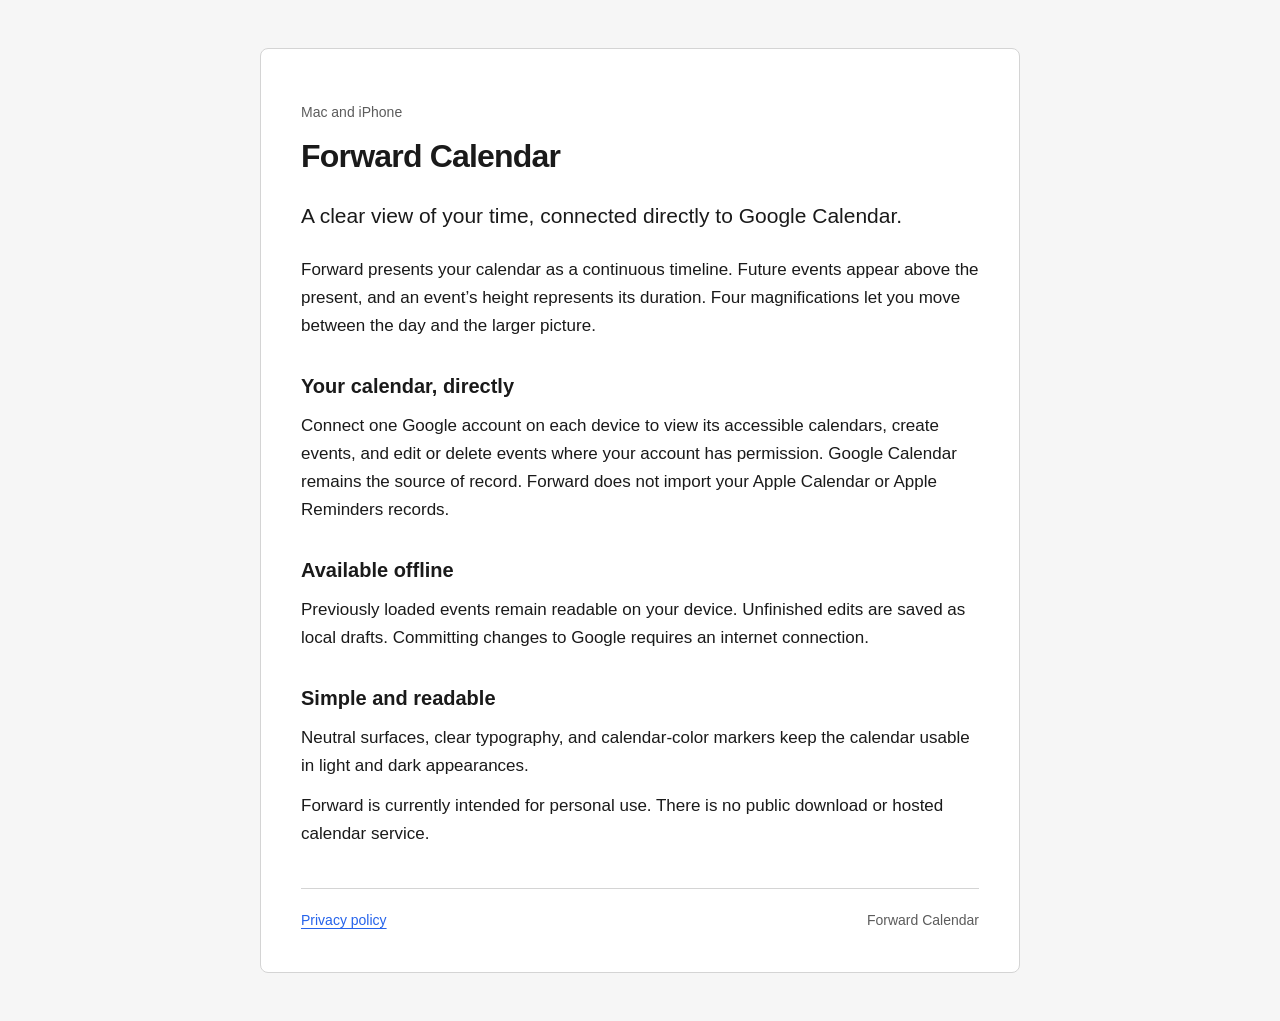
<file: index.html>
<!doctype html>
<html lang="en">
<meta charset="utf-8">
<meta name="viewport" content="width=device-width, initial-scale=1">
<meta name="description" content="Forward is a personal calendar for Mac and iPhone, connected directly to Google Calendar.">
<title>Forward Calendar</title>
<link rel="stylesheet" href="site.css">
<main>
  <p class="eyebrow">Mac and iPhone</p>
  <h1>Forward Calendar</h1>
  <p class="intro">A clear view of your time, connected directly to Google Calendar.</p>
  <p>Forward presents your calendar as a continuous timeline. Future events appear above the present, and an event’s height represents its duration. Four magnifications let you move between the day and the larger picture.</p>
  <h2>Your calendar, directly</h2>
  <p>Connect one Google account on each device to view its accessible calendars, create events, and edit or delete events where your account has permission. Google Calendar remains the source of record. Forward does not import your Apple Calendar or Apple Reminders records.</p>
  <h2>Available offline</h2>
  <p>Previously loaded events remain readable on your device. Unfinished edits are saved as local drafts. Committing changes to Google requires an internet connection.</p>
  <h2>Simple and readable</h2>
  <p>Neutral surfaces, clear typography, and calendar-color markers keep the calendar usable in light and dark appearances.</p>
  <p>Forward is currently intended for personal use. There is no public download or hosted calendar service.</p>
  <footer><a href="privacy.html">Privacy policy</a><span>Forward Calendar</span></footer>
</main>
</html>
</file>
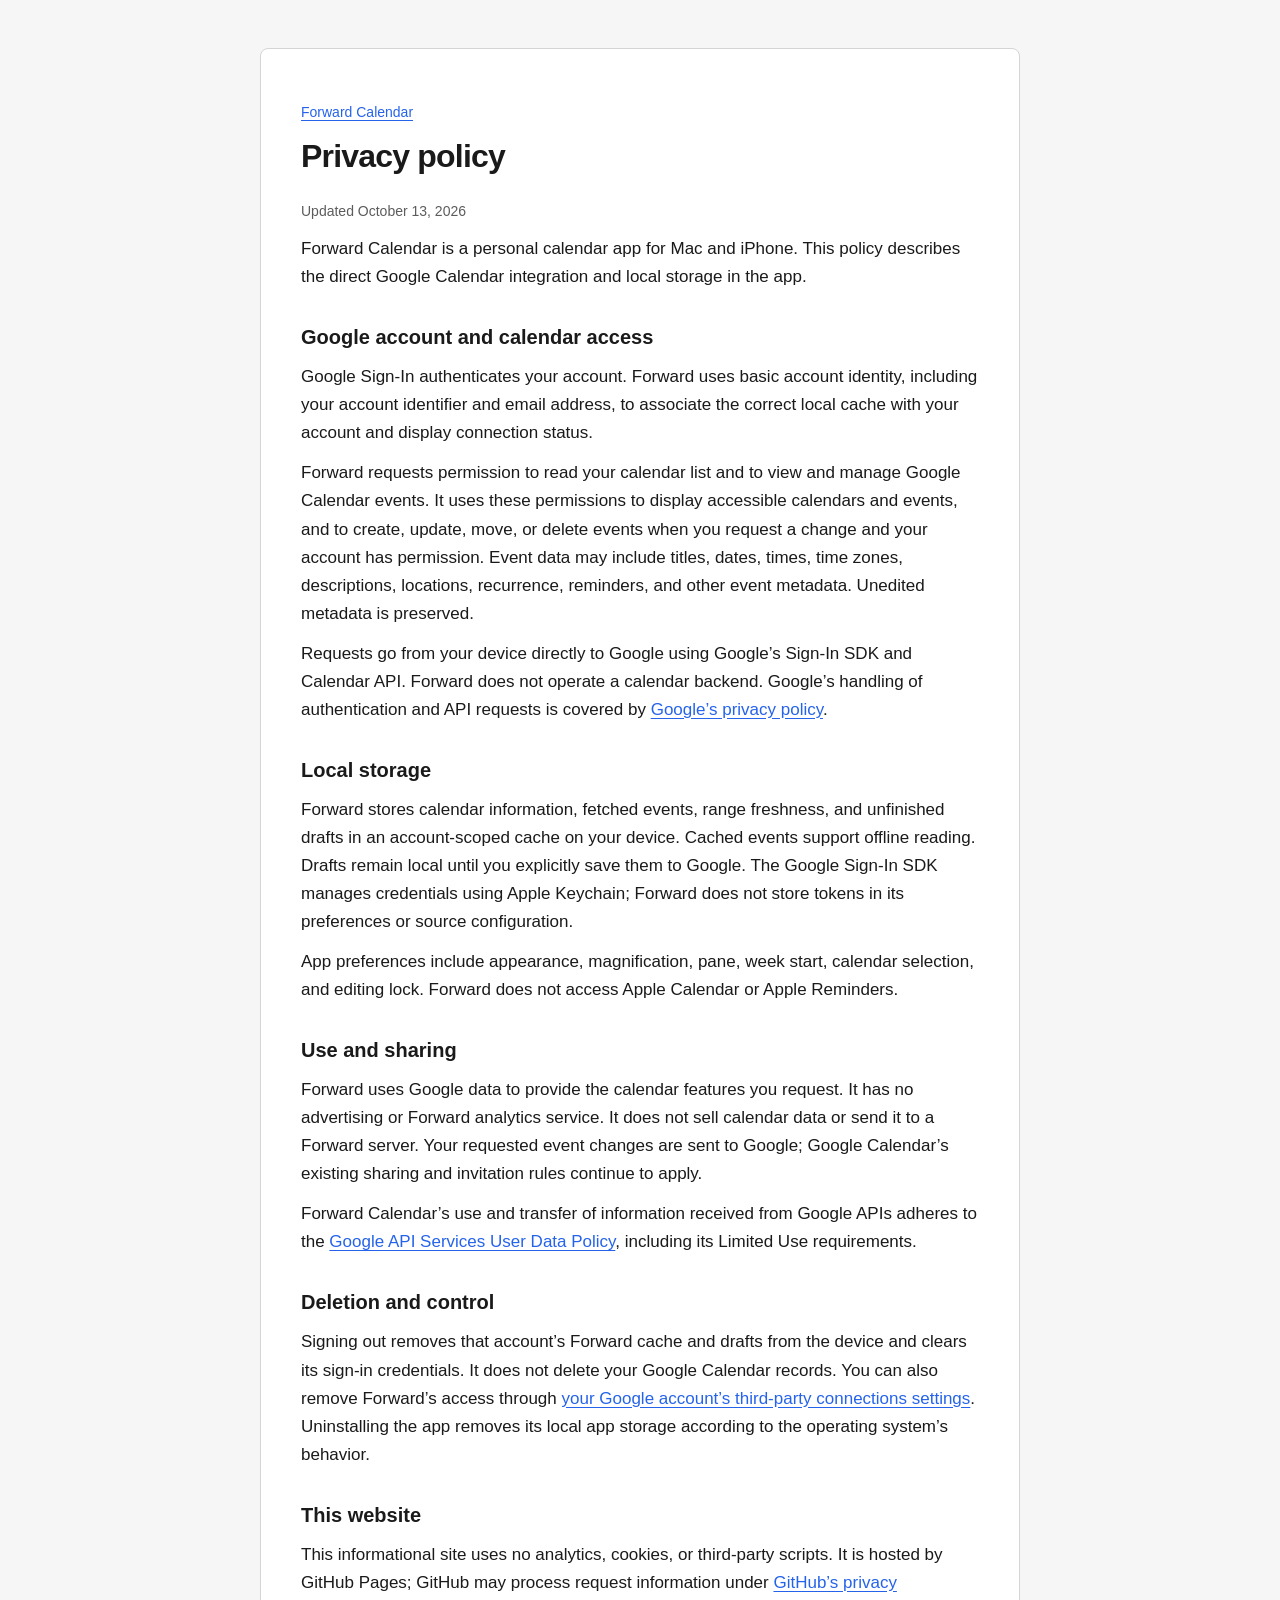
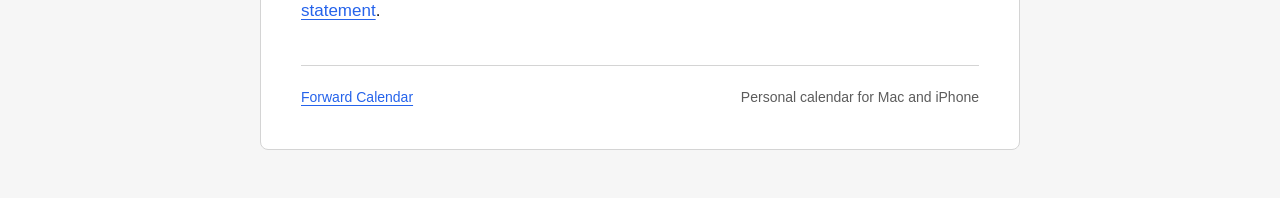
<file: privacy.html>
<!doctype html>
<html lang="en">
<meta charset="utf-8">
<meta name="viewport" content="width=device-width, initial-scale=1">
<meta name="description" content="How Forward Calendar accesses and stores Google Calendar data.">
<title>Privacy — Forward Calendar</title>
<link rel="stylesheet" href="site.css">
<main>
  <p class="eyebrow"><a href="index.html">Forward Calendar</a></p>
  <h1>Privacy policy</h1>
  <p class="updated">Updated October 13, 2026</p>
  <p>Forward Calendar is a personal calendar app for Mac and iPhone. This policy describes the direct Google Calendar integration and local storage in the app.</p>
  <h2>Google account and calendar access</h2>
  <p>Google Sign-In authenticates your account. Forward uses basic account identity, including your account identifier and email address, to associate the correct local cache with your account and display connection status.</p>
  <p>Forward requests permission to read your calendar list and to view and manage Google Calendar events. It uses these permissions to display accessible calendars and events, and to create, update, move, or delete events when you request a change and your account has permission. Event data may include titles, dates, times, time zones, descriptions, locations, recurrence, reminders, and other event metadata. Unedited metadata is preserved.</p>
  <p>Requests go from your device directly to Google using Google’s Sign-In SDK and Calendar API. Forward does not operate a calendar backend. Google’s handling of authentication and API requests is covered by <a href="https://policies.google.com/privacy">Google’s privacy policy</a>.</p>
  <h2>Local storage</h2>
  <p>Forward stores calendar information, fetched events, range freshness, and unfinished drafts in an account-scoped cache on your device. Cached events support offline reading. Drafts remain local until you explicitly save them to Google. The Google Sign-In SDK manages credentials using Apple Keychain; Forward does not store tokens in its preferences or source configuration.</p>
  <p>App preferences include appearance, magnification, pane, week start, calendar selection, and editing lock. Forward does not access Apple Calendar or Apple Reminders.</p>
  <h2>Use and sharing</h2>
  <p>Forward uses Google data to provide the calendar features you request. It has no advertising or Forward analytics service. It does not sell calendar data or send it to a Forward server. Your requested event changes are sent to Google; Google Calendar’s existing sharing and invitation rules continue to apply.</p>
  <p>Forward Calendar’s use and transfer of information received from Google APIs adheres to the <a href="https://developers.google.com/terms/api-services-user-data-policy">Google API Services User Data Policy</a>, including its Limited Use requirements.</p>
  <h2>Deletion and control</h2>
  <p>Signing out removes that account’s Forward cache and drafts from the device and clears its sign-in credentials. It does not delete your Google Calendar records. You can also remove Forward’s access through <a href="https://myaccount.google.com/connections">your Google account’s third-party connections settings</a>. Uninstalling the app removes its local app storage according to the operating system’s behavior.</p>
  <h2>This website</h2>
  <p>This informational site uses no analytics, cookies, or third-party scripts. It is hosted by GitHub Pages; GitHub may process request information under <a href="https://docs.github.com/en/site-policy/privacy-policies/github-general-privacy-statement">GitHub’s privacy statement</a>.</p>
  <footer><a href="index.html">Forward Calendar</a><span>Personal calendar for Mac and iPhone</span></footer>
</main>
</html>
</file>
<file: site.css>
:root { color-scheme: light dark; --background: #f6f6f6; --surface: #fff; --text: #1a1a1a; --secondary: #5c5c5c; --rule: #d4d4d4; --action: #2563eb; }
* { box-sizing: border-box; }
body { margin: 0; background: var(--background); color: var(--text); font: 17px/1.65 -apple-system, BlinkMacSystemFont, "Segoe UI", sans-serif; }
main { max-width: 760px; margin: 48px auto; padding: 40px; background: var(--surface); border: 1px solid var(--rule); border-radius: 8px; }
h1 { font-size: 32px; line-height: 1.25; letter-spacing: -.025em; margin: 8px 0 24px; }
h2 { font-size: 20px; line-height: 1.4; margin: 32px 0 8px; }
p { margin: 12px 0; }
.eyebrow, .updated { font-size: 14px; color: var(--secondary); }
.intro { font-size: 21px; line-height: 1.5; margin-bottom: 24px; }
a { color: var(--action); text-underline-offset: 3px; }
a:focus-visible { outline: 2px solid var(--action); outline-offset: 4px; border-radius: 2px; }
footer { display: flex; flex-wrap: wrap; justify-content: space-between; gap: 16px; margin-top: 40px; padding-top: 20px; border-top: 1px solid var(--rule); color: var(--secondary); font-size: 14px; }
@media (prefers-color-scheme: dark) { :root { --background: #1c1c1c; --surface: #252525; --text: #eee; --secondary: #b0b0b0; --rule: #454545; --action: #80a7ff; } }
@media (max-width: 600px) { main { margin: 16px; padding: 24px; } h1 { font-size: 28px; } .intro { font-size: 19px; } }
</file>
